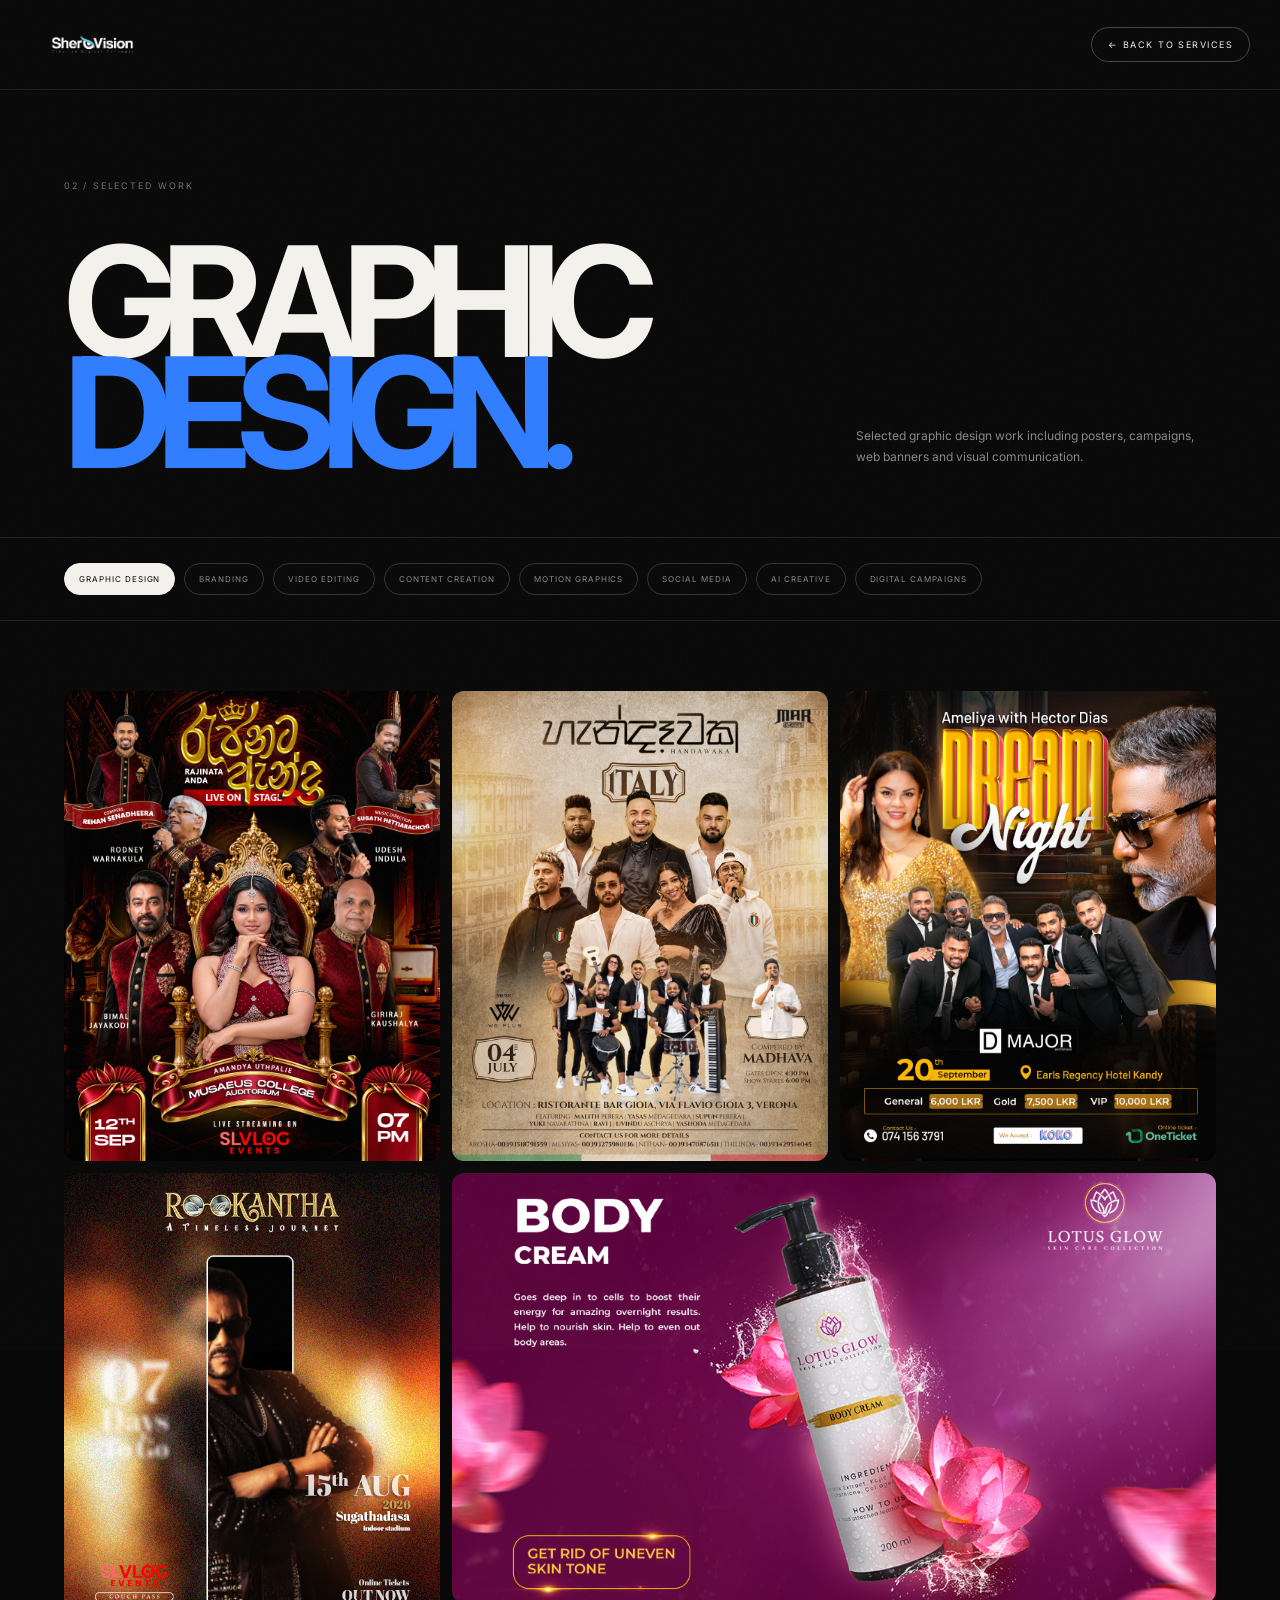
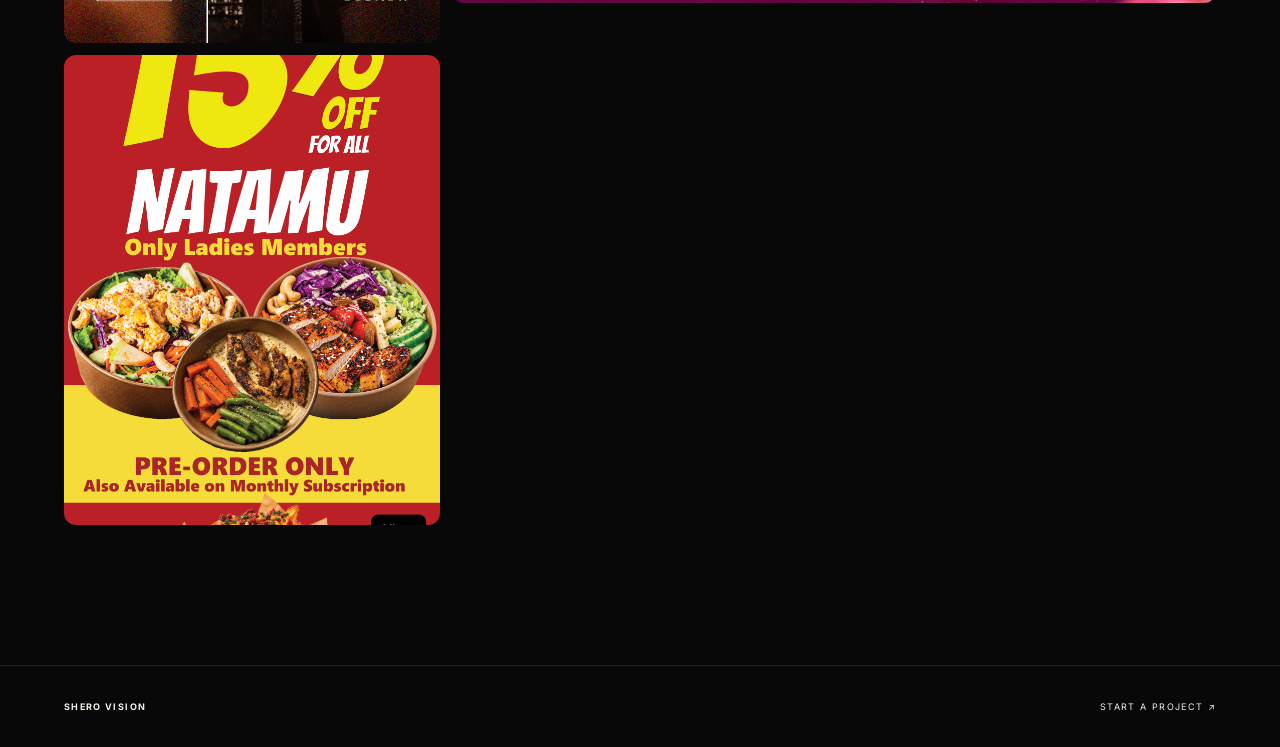
<file: work.html>
<!DOCTYPE html>
<html lang="en">
<head>
<meta charset="UTF-8">
<meta name="viewport" content="width=device-width, initial-scale=1.0">
<title>SheroVision — Selected Work</title>
<link rel="preconnect" href="https://fonts.googleapis.com">
<link rel="preconnect" href="https://fonts.gstatic.com" crossorigin>
<link href="https://fonts.googleapis.com/css2?family=Inter:wght@400;500;600;700;800;900&family=Playfair+Display:ital,wght@0,500;1,500&display=swap" rel="stylesheet">
<link rel="stylesheet" href="work.css">
</head>
<body>
<div class="noise-overlay"></div>
<header class="work-nav">
<a href="index.html" class="site-logo"><img src="images/shero-logo.png" alt="SheroVision"></a>
<a href="index.html#services" class="back-link">← BACK TO SERVICES</a>
</header>
<main>
<section class="work-hero">
<div class="section-label">02 / SELECTED WORK</div>
<div class="work-heading"><h1 id="category-title">GRAPHIC<br><span>DESIGN.</span></h1><p id="category-description"></p></div>
</section>
<section class="filter-section">
<div id="work-filters" class="work-filters"></div>
</section>
<section class="projects-section"><div id="projects-grid" class="projects-grid"></div></section>
</main>
<footer><strong>SHERO VISION</strong><a href="index.html#contact">START A PROJECT ↗</a></footer>
<script src="https://cdn.jsdelivr.net/npm/gsap@3.12.7/dist/gsap.min.js"></script>
<script src="work.js"></script>
</body>
</html>
</file>
<file: work.css>
*{box-sizing:border-box;margin:0;padding:0}html{scroll-behavior:smooth}body{background:#080808;color:#f4f2ec;font-family:"Inter",Arial,sans-serif;overflow-x:hidden}a{color:inherit;text-decoration:none}.noise-overlay{position:fixed;inset:-50%;z-index:20;pointer-events:none;opacity:.035;background-image:url("data:image/svg+xml,%3Csvg xmlns='http://www.w3.org/2000/svg' width='180' height='180'%3E%3Cfilter id='noise'%3E%3CfeTurbulence type='fractalNoise' baseFrequency='.8' numOctaves='3' stitchTiles='stitchTiles'/%3E%3C/filter%3E%3Crect width='100%25' height='100%25' filter='url(%23noise)'/%3E%3C/svg%3E")}.work-nav{height:90px;padding:24px 30px;display:flex;align-items:center;justify-content:space-between;border-bottom:1px solid #1d1d1d}.site-logo{width:125px;line-height:0}.site-logo img{width:100%;height:auto}.back-link{font-size:9px;letter-spacing:.16em;border:1px solid #444;border-radius:999px;padding:11px 16px}.work-hero{padding:90px 5vw 70px;border-bottom:1px solid #222}.section-label{color:#707070;font-size:9px;letter-spacing:.2em}.work-heading{display:flex;align-items:flex-end;justify-content:space-between;gap:40px;margin-top:55px}.work-heading h1{font-size:clamp(72px,12vw,180px);line-height:.72;letter-spacing:-.095em}.work-heading h1 span{color:#2f7dff}.work-heading p{max-width:360px;color:#888;font-size:12px;line-height:1.7}.filter-section{padding:25px 5vw;border-bottom:1px solid #222;overflow:auto}.work-filters{display:flex;gap:9px;width:max-content}.work-filter{border:1px solid #333;background:transparent;color:#888;border-radius:999px;padding:10px 14px;font:inherit;font-size:8px;letter-spacing:.12em;cursor:pointer;transition:.3s}.work-filter:hover,.work-filter.active{background:#f4f2ec;color:#080808;border-color:#f4f2ec}.projects-section{padding:70px 5vw 140px}.projects-grid{display:grid;grid-template-columns:repeat(12,1fr);gap:12px}.work-card{position:relative;grid-column:span 4;aspect-ratio:4/5;overflow:hidden;border-radius:12px;background:#111}.work-card.wide{grid-column:span 8;aspect-ratio:16/9}.work-card img{width:100%;height:100%;object-fit:cover;display:block;transition:transform .8s cubic-bezier(.16,1,.3,1)}.work-card:hover img{transform:scale(1.045)}.work-card-info{position:absolute;inset:auto 0 0;padding:70px 18px 18px;background:linear-gradient(transparent,rgba(0,0,0,.9));display:flex;justify-content:space-between;align-items:end;opacity:0;transform:translateY(10px);transition:.4s}.work-card:hover .work-card-info{opacity:1;transform:none}.work-card-info small{display:block;color:#aaa;font-size:8px;margin-bottom:5px}.work-card-info strong{font-size:14px}footer{border-top:1px solid #222;padding:35px 5vw;display:flex;justify-content:space-between;font-size:9px;letter-spacing:.15em}@media(max-width:800px){.work-heading{display:block}.work-heading p{margin-top:35px}.projects-grid{grid-template-columns:1fr}.work-card,.work-card.wide{grid-column:auto;aspect-ratio:4/5}.work-card.wide{aspect-ratio:16/10}.work-nav{padding:20px}.site-logo{width:100px}.work-hero{padding-top:70px}}
</file>
